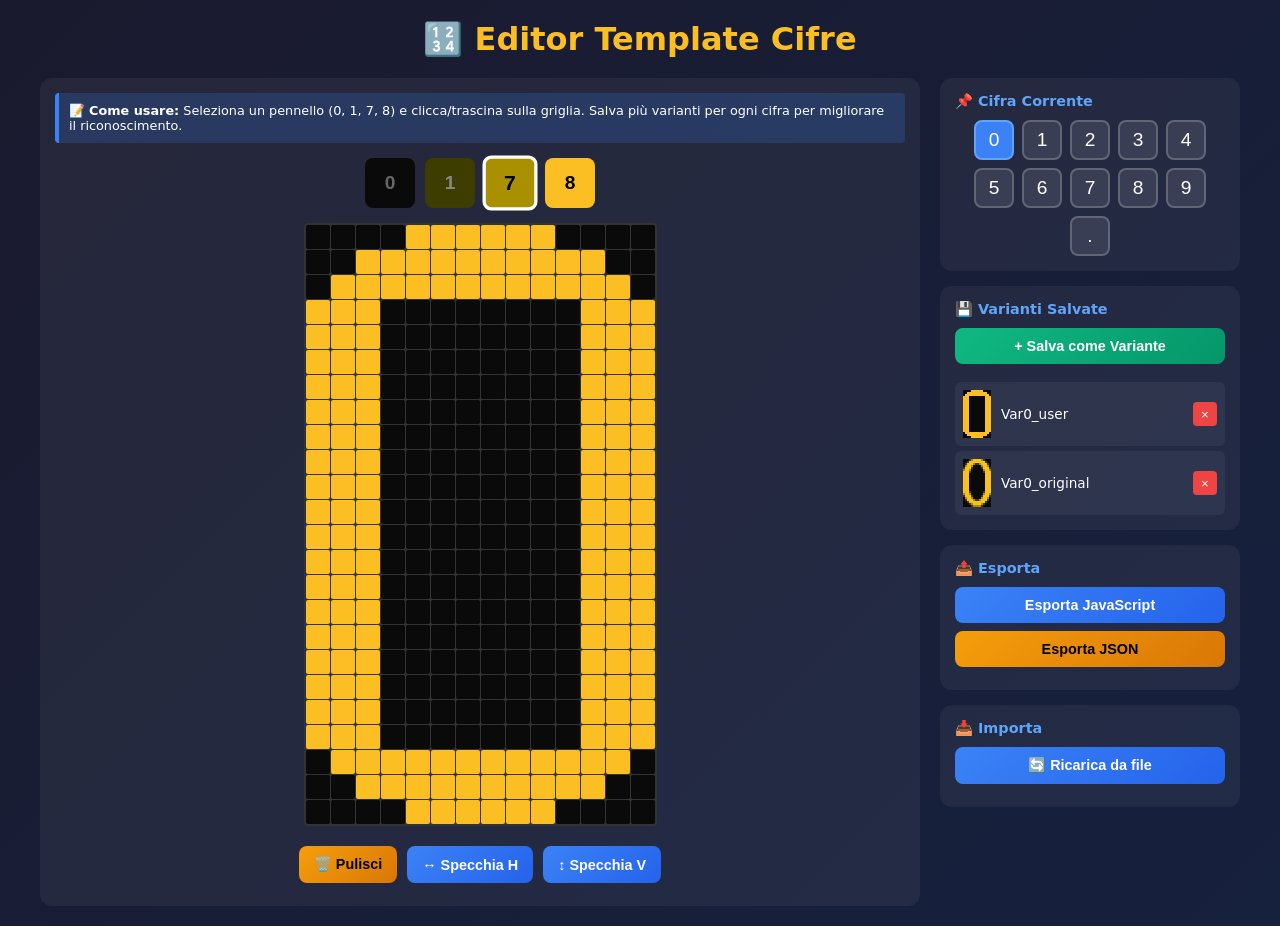
<file: tanklabel/template-editor.html>
<!DOCTYPE html>
<html lang="it">

<head>
    <meta charset="UTF-8">
    <meta name="viewport" content="width=device-width, initial-scale=1.0">
    <title>TankLabel - Editor Template Cifre</title>
    <style>
        * {
            box-sizing: border-box;
            margin: 0;
            padding: 0;
        }

        body {
            font-family: 'Segoe UI', system-ui, sans-serif;
            background: linear-gradient(135deg, #1a1a2e 0%, #16213e 100%);
            color: #fff;
            min-height: 100vh;
            padding: 20px;
        }

        h1 {
            text-align: center;
            margin-bottom: 20px;
            color: #fbbf24;
        }

        .container {
            max-width: 1200px;
            margin: 0 auto;
            display: grid;
            grid-template-columns: 1fr 300px;
            gap: 20px;
        }

        .editor-panel,
        .sidebar-section {
            background: rgba(255, 255, 255, 0.05);
            border-radius: 12px;
            padding: 15px;
        }

        .sidebar {
            display: flex;
            flex-direction: column;
            gap: 15px;
        }

        .sidebar-section h3 {
            margin-bottom: 10px;
            color: #60a5fa;
            font-size: 0.9rem;
        }

        .grid-container {
            display: flex;
            justify-content: center;
            margin-bottom: 20px;
        }

        .grid {
            display: grid;
            grid-template-columns: repeat(14, 24px);
            grid-template-rows: repeat(24, 24px);
            gap: 1px;
            background: #333;
            padding: 2px;
            border-radius: 4px;
        }

        .cell {
            width: 24px;
            height: 24px;
            cursor: pointer;
            transition: all 0.1s;
            border-radius: 2px;
        }

        .cell:hover {
            transform: scale(1.1);
            z-index: 1;
        }

        .cell.v0 {
            background: #0a0a0a;
        }

        .cell.v1 {
            background: #3d3d00;
        }

        .cell.v7 {
            background: #a89000;
        }

        .cell.v8 {
            background: #fbbf24;
        }

        .brush-selector {
            display: flex;
            gap: 10px;
            margin-bottom: 15px;
            justify-content: center;
        }

        .brush-btn {
            width: 50px;
            height: 50px;
            border: 3px solid transparent;
            border-radius: 8px;
            cursor: pointer;
            font-weight: bold;
            font-size: 1.2rem;
            transition: all 0.2s;
        }

        .brush-btn.active {
            border-color: #fff;
            transform: scale(1.1);
        }

        .brush-btn.b0 {
            background: #0a0a0a;
            color: #666;
        }

        .brush-btn.b1 {
            background: #3d3d00;
            color: #888;
        }

        .brush-btn.b7 {
            background: #a89000;
            color: #000;
        }

        .brush-btn.b8 {
            background: #fbbf24;
            color: #000;
        }

        .digit-selector {
            display: flex;
            gap: 8px;
            flex-wrap: wrap;
            justify-content: center;
        }

        .digit-btn {
            width: 40px;
            height: 40px;
            background: rgba(255, 255, 255, 0.1);
            border: 2px solid rgba(255, 255, 255, 0.2);
            border-radius: 8px;
            color: #fff;
            font-size: 1.2rem;
            cursor: pointer;
        }

        .digit-btn:hover {
            background: rgba(255, 255, 255, 0.2);
        }

        .digit-btn.active {
            background: #3b82f6;
            border-color: #60a5fa;
        }

        .variants-list {
            max-height: 250px;
            overflow-y: auto;
            display: flex;
            flex-direction: column;
            gap: 5px;
            margin-top: 10px;
        }

        .variant-item {
            display: flex;
            align-items: center;
            gap: 10px;
            background: rgba(255, 255, 255, 0.05);
            padding: 8px;
            border-radius: 6px;
            cursor: pointer;
        }

        .variant-item:hover {
            background: rgba(255, 255, 255, 0.1);
        }

        .variant-preview {
            width: 28px;
            height: 48px;
            display: grid;
            grid-template-columns: repeat(14, 2px);
            grid-template-rows: repeat(24, 2px);
        }

        .variant-name {
            flex: 1;
            font-size: 0.85rem;
        }

        .variant-delete {
            background: #ef4444;
            border: none;
            color: #fff;
            width: 24px;
            height: 24px;
            border-radius: 4px;
            cursor: pointer;
        }

        .btn {
            padding: 10px 15px;
            border: none;
            border-radius: 8px;
            cursor: pointer;
            font-size: 0.9rem;
            font-weight: 600;
            width: 100%;
            margin-bottom: 8px;
        }

        .btn-primary {
            background: linear-gradient(135deg, #3b82f6, #2563eb);
            color: #fff;
        }

        .btn-success {
            background: linear-gradient(135deg, #10b981, #059669);
            color: #fff;
        }

        .btn-warning {
            background: linear-gradient(135deg, #f59e0b, #d97706);
            color: #000;
        }

        .btn-danger {
            background: linear-gradient(135deg, #ef4444, #dc2626);
            color: #fff;
        }

        .btn:hover {
            transform: translateY(-2px);
            box-shadow: 0 4px 12px rgba(0, 0, 0, 0.3);
        }

        .modal {
            display: none;
            position: fixed;
            top: 0;
            left: 0;
            right: 0;
            bottom: 0;
            background: rgba(0, 0, 0, 0.8);
            z-index: 100;
            align-items: center;
            justify-content: center;
        }

        .modal.active {
            display: flex;
        }

        .modal-content {
            background: #1e293b;
            padding: 20px;
            border-radius: 12px;
            max-width: 800px;
            width: 90%;
            max-height: 80vh;
            overflow: auto;
        }

        .modal-content h2 {
            margin-bottom: 15px;
        }

        .modal-content textarea {
            width: 100%;
            height: 400px;
            background: #0f172a;
            color: #10b981;
            border: 1px solid #334155;
            border-radius: 8px;
            padding: 10px;
            font-family: monospace;
            font-size: 0.8rem;
        }

        .modal-actions {
            display: flex;
            gap: 10px;
            margin-top: 15px;
        }

        .info-box {
            background: rgba(59, 130, 246, 0.2);
            border-left: 4px solid #3b82f6;
            padding: 10px;
            border-radius: 4px;
            font-size: 0.8rem;
            margin-bottom: 15px;
        }

        .tools {
            display: flex;
            gap: 10px;
            justify-content: center;
        }

        .tools .btn {
            width: auto;
        }

        @media (max-width: 768px) {
            .container {
                grid-template-columns: 1fr;
            }
        }
    </style>
</head>

<body>
    <h1>🔢 Editor Template Cifre</h1>
    <div class="container">
        <div class="editor-panel">
            <div class="info-box">
                📝 <strong>Come usare:</strong> Seleziona un pennello (0, 1, 7, 8) e clicca/trascina sulla griglia.
                Salva più varianti per ogni cifra per migliorare il riconoscimento.
            </div>
            <div class="brush-selector">
                <button class="brush-btn b0" data-value="0" title="Nero (sfondo)">0</button>
                <button class="brush-btn b1" data-value="1" title="Alone tenue">1</button>
                <button class="brush-btn b7 active" data-value="7" title="Giallo smorzato">7</button>
                <button class="brush-btn b8" data-value="8" title="Giallo pieno">8</button>
            </div>
            <div class="grid-container">
                <div class="grid" id="grid"></div>
            </div>
            <div class="tools">
                <button class="btn btn-warning" onclick="clearGrid()">🗑️ Pulisci</button>
                <button class="btn btn-primary" onclick="flipHorizontal()">↔️ Specchia H</button>
                <button class="btn btn-primary" onclick="flipVertical()">↕️ Specchia V</button>
            </div>
        </div>
        <div class="sidebar">
            <div class="sidebar-section">
                <h3>📌 Cifra Corrente</h3>
                <div class="digit-selector">
                    <button class="digit-btn active" data-digit="0">0</button>
                    <button class="digit-btn" data-digit="1">1</button>
                    <button class="digit-btn" data-digit="2">2</button>
                    <button class="digit-btn" data-digit="3">3</button>
                    <button class="digit-btn" data-digit="4">4</button>
                    <button class="digit-btn" data-digit="5">5</button>
                    <button class="digit-btn" data-digit="6">6</button>
                    <button class="digit-btn" data-digit="7">7</button>
                    <button class="digit-btn" data-digit="8">8</button>
                    <button class="digit-btn" data-digit="9">9</button>
                    <button class="digit-btn" data-digit=".">.</button>
                </div>
            </div>
            <div class="sidebar-section">
                <h3>💾 Varianti Salvate</h3>
                <button class="btn btn-success" onclick="saveVariant()">+ Salva come Variante</button>
                <div class="variants-list" id="variantsList"></div>
            </div>
            <div class="sidebar-section">
                <h3>📤 Esporta</h3>
                <button class="btn btn-primary" onclick="exportTemplates()">Esporta JavaScript</button>
                <button class="btn btn-warning" onclick="exportJSON()">Esporta JSON</button>
            </div>
            <div class="sidebar-section">
                <h3>📥 Importa</h3>
                <button class="btn btn-primary" onclick="loadFromDigitTemplates()">🔄 Ricarica da file</button>
            </div>
        </div>
    </div>
    <div class="modal" id="exportModal">
        <div class="modal-content">
            <h2>📤 Codice Esportato</h2>
            <textarea id="exportCode" readonly></textarea>
            <div class="modal-actions">
                <button class="btn btn-success" onclick="copyExport()">📋 Copia</button>
                <button class="btn btn-primary" onclick="downloadExport()">⬇️ Scarica</button>
                <button class="btn btn-danger" onclick="closeModal()">✖️ Chiudi</button>
            </div>
        </div>
    </div>

    <!-- Load templates FIRST -->
    <script src="digit-templates.js"></script>
    <script>
        const GRID_W = 14, GRID_H = 24;
        let currentBrush = 7, currentDigit = '0', isDrawing = false, grid = [];
        let digitVariants = { '0': [], '1': [], '2': [], '3': [], '4': [], '5': [], '6': [], '7': [], '8': [], '9': [], '.': [] };

        function initGrid() {
            const gridEl = document.getElementById('grid');
            gridEl.innerHTML = '';
            grid = [];
            for (let y = 0; y < GRID_H; y++) {
                const row = [];
                for (let x = 0; x < GRID_W; x++) {
                    const cell = document.createElement('div');
                    cell.className = 'cell v0';
                    cell.dataset.x = x;
                    cell.dataset.y = y;
                    cell.addEventListener('mousedown', e => { isDrawing = true; paintCell(cell); e.preventDefault(); });
                    cell.addEventListener('mouseenter', () => { if (isDrawing) paintCell(cell); });
                    cell.addEventListener('touchstart', e => { paintCell(cell); e.preventDefault(); });
                    cell.addEventListener('touchmove', e => {
                        const t = document.elementFromPoint(e.touches[0].clientX, e.touches[0].clientY);
                        if (t && t.classList.contains('cell')) paintCell(t);
                        e.preventDefault();
                    });
                    gridEl.appendChild(cell);
                    row.push(0);
                }
                grid.push(row);
            }
            document.addEventListener('mouseup', () => isDrawing = false);
        }

        function paintCell(cell) {
            const x = +cell.dataset.x, y = +cell.dataset.y;
            grid[y][x] = currentBrush;
            cell.className = 'cell v' + currentBrush;
        }

        function clearGrid() {
            document.querySelectorAll('.cell').forEach((c, i) => {
                grid[Math.floor(i / GRID_W)][i % GRID_W] = 0;
                c.className = 'cell v0';
            });
        }

        function loadGridFromArray(arr) {
            document.querySelectorAll('.cell').forEach((c, i) => {
                const v = arr[Math.floor(i / GRID_W)][i % GRID_W];
                grid[Math.floor(i / GRID_W)][i % GRID_W] = v;
                c.className = 'cell v' + v;
            });
        }

        function flipHorizontal() { grid.forEach(r => r.reverse()); loadGridFromArray(grid); }
        function flipVertical() { grid.reverse(); loadGridFromArray(grid); }

        document.querySelectorAll('.brush-btn').forEach(b => {
            b.addEventListener('click', () => {
                document.querySelectorAll('.brush-btn').forEach(x => x.classList.remove('active'));
                b.classList.add('active');
                currentBrush = +b.dataset.value;
            });
        });

        document.querySelectorAll('.digit-btn').forEach(b => {
            b.addEventListener('click', () => {
                document.querySelectorAll('.digit-btn').forEach(x => x.classList.remove('active'));
                b.classList.add('active');
                currentDigit = b.dataset.digit;
                updateVariantsList();
                if (digitVariants[currentDigit].length > 0) loadGridFromArray(digitVariants[currentDigit][0].data);
                else clearGrid();
            });
        });

        function saveVariant() {
            const name = prompt('Nome variante per "' + currentDigit + '":', 'Var' + (digitVariants[currentDigit].length + 1));
            if (!name) return;
            digitVariants[currentDigit].push({ name, data: grid.map(r => [...r]) });
            updateVariantsList();
            saveToLocalStorage();
        }

        function updateVariantsList() {
            const list = document.getElementById('variantsList');
            const vars = digitVariants[currentDigit];
            if (!vars.length) { list.innerHTML = '<div style="color:#666;padding:10px">Nessuna variante</div>'; return; }
            list.innerHTML = '';
            vars.forEach((v, i) => {
                const item = document.createElement('div');
                item.className = 'variant-item';
                const prev = document.createElement('div');
                prev.className = 'variant-preview';
                for (let y = 0; y < GRID_H; y++) for (let x = 0; x < GRID_W; x++) {
                    const mc = document.createElement('div');
                    const val = v.data[y][x];
                    mc.style.background = val === 0 ? '#0a0a0a' : val === 1 ? '#3d3d00' : val === 7 ? '#a89000' : '#fbbf24';
                    prev.appendChild(mc);
                }
                const nm = document.createElement('span');
                nm.className = 'variant-name';
                nm.textContent = v.name;
                const del = document.createElement('button');
                del.className = 'variant-delete';
                del.textContent = '×';
                del.onclick = e => { e.stopPropagation(); if (confirm('Eliminare?')) { vars.splice(i, 1); updateVariantsList(); saveToLocalStorage(); } };
                item.appendChild(prev);
                item.appendChild(nm);
                item.appendChild(del);
                item.onclick = () => loadGridFromArray(v.data);
                list.appendChild(item);
            });
        }

        function exportTemplates() {
            let c = '/**\n * Digit Templates - TankLabel\n * Grid: ' + GRID_W + 'x' + GRID_H + '\n */\n\nconst DIGIT_TEMPLATES = {\n    GRID_WIDTH: ' + GRID_W + ',\n    GRID_HEIGHT: ' + GRID_H + ',\n';
            for (const [d, vs] of Object.entries(digitVariants)) {
                if (!vs.length) continue;
                c += '\n    \'' + d + '\': [\n';
                vs.forEach(v => {
                    c += '        { name: "' + v.name + '", data: [\n';
                    v.data.forEach(r => c += '            [' + r.join(',') + '],\n');
                    c += '        ]},\n';
                });
                c += '    ],\n';
            }
            c += '};\n\n// Export for use in main app\nif (typeof module !== \'undefined\' && module.exports) {\n    module.exports = DIGIT_TEMPLATES;\n}\n';
            document.getElementById('exportCode').value = c;
            document.getElementById('exportModal').classList.add('active');
        }

        function exportJSON() {
            document.getElementById('exportCode').value = JSON.stringify(digitVariants, null, 2);
            document.getElementById('exportModal').classList.add('active');
        }

        function copyExport() { document.getElementById('exportCode').select(); document.execCommand('copy'); alert('Copiato!'); }
        function downloadExport() {
            const c = document.getElementById('exportCode').value;
            const a = document.createElement('a');
            a.href = URL.createObjectURL(new Blob([c], { type: 'text/plain' }));
            a.download = c.startsWith('{') ? 'templates.json' : 'digit-templates.js';
            a.click();
        }
        function closeModal() { document.getElementById('exportModal').classList.remove('active'); }

        function loadFromDigitTemplates() {
            if (typeof DIGIT_TEMPLATES === 'undefined') { alert('File non trovato'); return; }
            let cnt = 0;
            for (const [d, vs] of Object.entries(DIGIT_TEMPLATES)) {
                if (d === 'GRID_WIDTH' || d === 'GRID_HEIGHT' || !Array.isArray(vs)) continue;
                digitVariants[d] = vs.map((v, i) => ({ name: v.name || ('Var' + (i + 1)), data: v.data }));
                cnt += vs.length;
            }
            updateVariantsList();
            if (digitVariants[currentDigit].length > 0) loadGridFromArray(digitVariants[currentDigit][0].data);
            alert('✅ Caricate ' + cnt + ' varianti!');
        }

        function saveToLocalStorage() { localStorage.setItem('kiko_vars', JSON.stringify(digitVariants)); }
        function loadFromLocalStorage() {
            const s = localStorage.getItem('kiko_vars');
            if (s) { try { digitVariants = JSON.parse(s); return true; } catch (e) { } }
            return false;
        }

        // INIT
        initGrid();
        if (!loadFromLocalStorage() && typeof DIGIT_TEMPLATES !== 'undefined') loadFromDigitTemplates();
        else updateVariantsList();
        if (digitVariants[currentDigit].length > 0) loadGridFromArray(digitVariants[currentDigit][0].data);
    </script>
</body>

</html>
</file>
